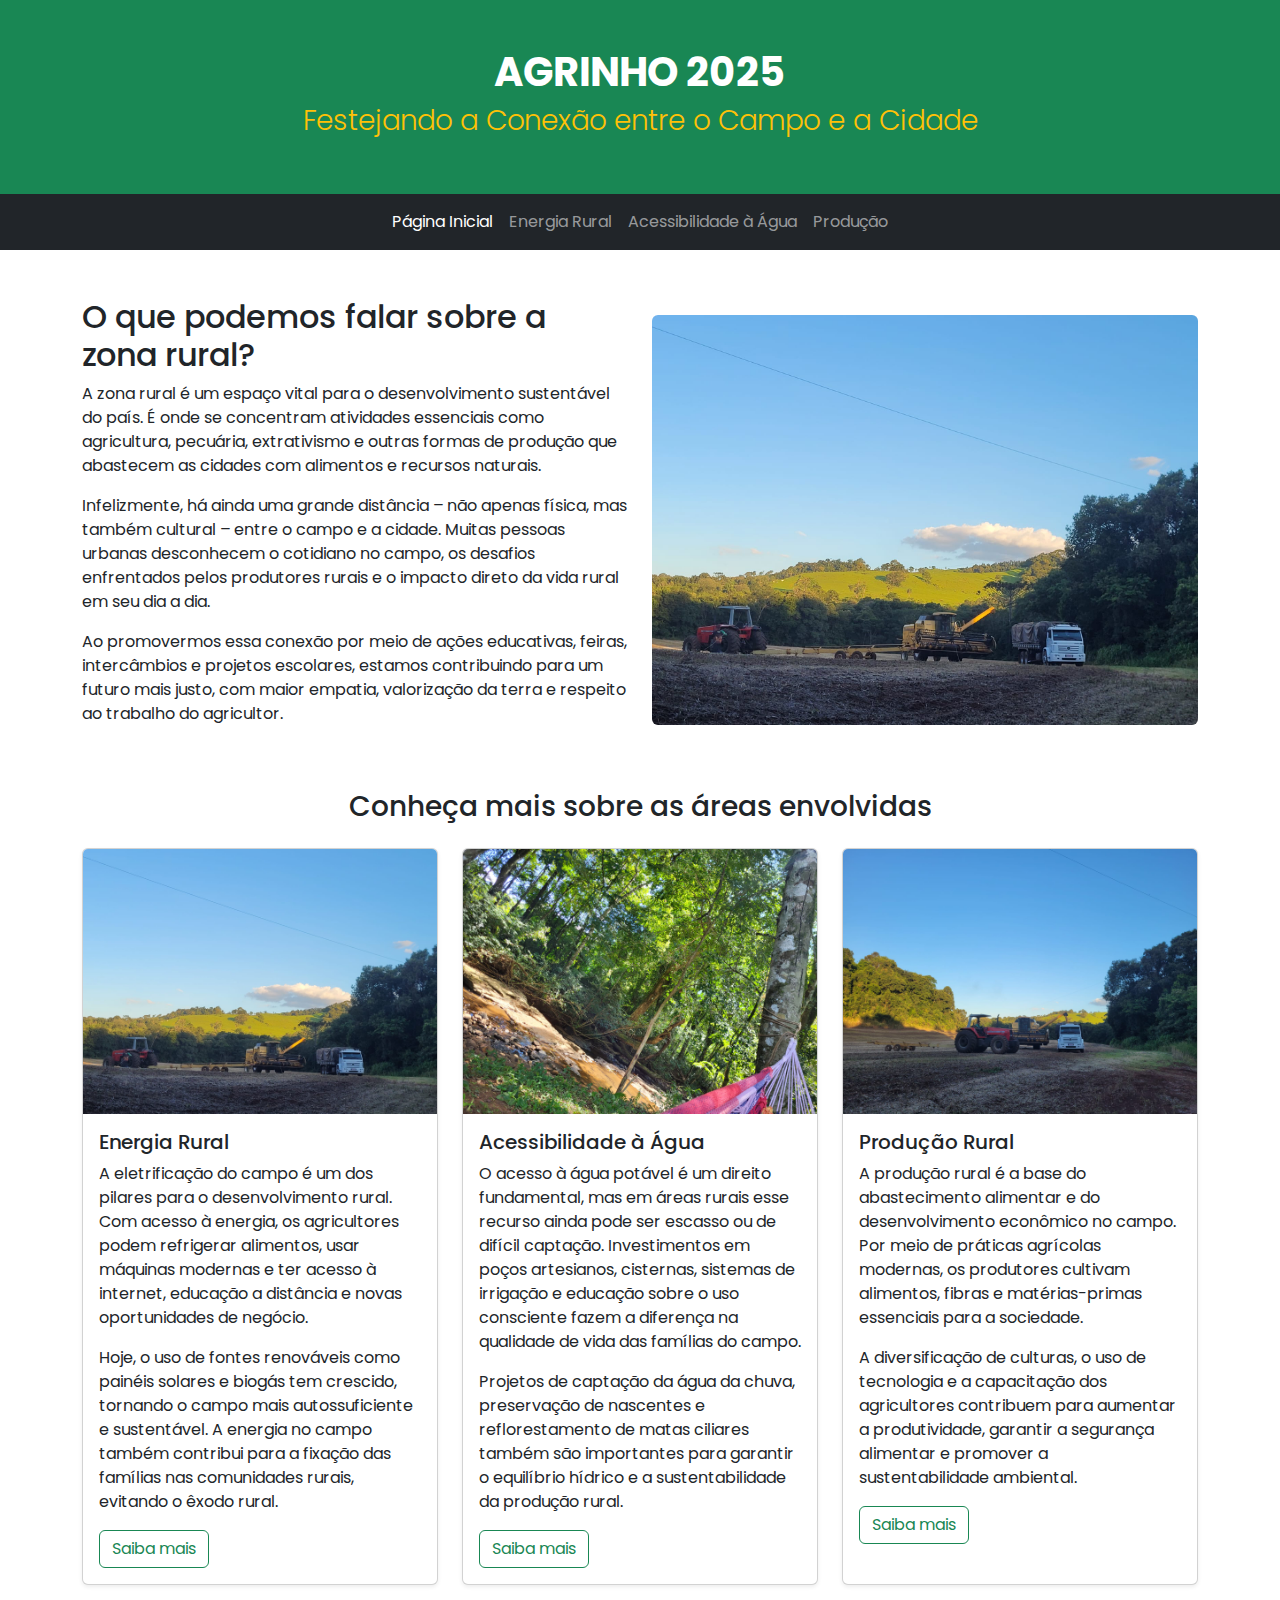
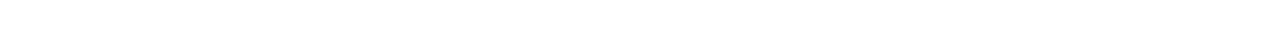
<file: index.html>
<!DOCTYPE html>
<html lang="pt-BR">

<head>
  <meta charset="UTF-8" />
  <meta name="viewport" content="width=device-width, initial-scale=1.0" />
  <title>Agrinho 2025</title>

  <!-- Google Fonts -->
  <link href="https://fonts.googleapis.com/css2?family=Poppins:wght@300;500;700&display=swap" rel="stylesheet">

  <!-- Bootstrap CSS -->
  <link href="https://cdn.jsdelivr.net/npm/bootstrap@5.3.5/dist/css/bootstrap.min.css" rel="stylesheet" />
  <style>
    body {
      font-family: 'Poppins', sans-serif;
    }
  </style>
</head>

<body>

  <!-- Cabeçalho -->
  <header class="bg-success text-white text-center py-5">
    <h1 class="fw-bold">AGRINHO 2025</h1>
    <h3 class="text-warning fw-light">Festejando a Conexão entre o Campo e a Cidade</h3>
  </header>

  <!-- Navbar -->
  <nav class="navbar navbar-expand-lg bg-dark navbar-dark">
    <div class="container">
      <button class="navbar-toggler" type="button" data-bs-toggle="collapse" data-bs-target="#navbarNav">
        <span class="navbar-toggler-icon"></span>
      </button>
      <div class="collapse navbar-collapse justify-content-center" id="navbarNav">
        <ul class="navbar-nav">
          <li class="nav-item"><a class="nav-link active" href="index.html">Página Inicial</a></li>
          <li class="nav-item"><a class="nav-link" href="energia.html">Energia Rural</a></li>
          <li class="nav-item"><a class="nav-link" href="agua.html">Acessibilidade à Água</a></li>
          <li class="nav-item"><a class="nav-link" href="producao.html">Produção</a></li>
        </ul>
      </div>
    </div>
  </nav>

  <!-- Introdução -->
  <section class="container py-5">
    <div class="row align-items-center">
      <div class="col-md-6">
        <h2>O que podemos falar sobre a zona rural?</h2>
        <p>A zona rural é um espaço vital para o desenvolvimento sustentável do país. É onde se concentram atividades essenciais como agricultura, pecuária, extrativismo e outras formas de produção que abastecem as cidades com alimentos e recursos naturais.</p>
        <p>Infelizmente, há ainda uma grande distância – não apenas física, mas também cultural – entre o campo e a cidade. Muitas pessoas urbanas desconhecem o cotidiano no campo, os desafios enfrentados pelos produtores rurais e o impacto direto da vida rural em seu dia a dia.</p>
        <p>Ao promovermos essa conexão por meio de ações educativas, feiras, intercâmbios e projetos escolares, estamos contribuindo para um futuro mais justo, com maior empatia, valorização da terra e respeito ao trabalho do agricultor.</p>
      </div>
      <div class="col-md-6 text-center">
        <img src="./assets/image/Trator, caminhão e colhetadeira.jpeg" class="img-fluid rounded" alt="Plantação representando agricultura">
      </div>
    </div>
  </section>

  <!-- Cards de Destaque -->
  <section class="container pb-5">
    <h3 class="text-center mb-4">Conheça mais sobre as áreas envolvidas</h3>
    <div class="row g-4 justify-content-center">
      <div class="col-md-4">
        <div class="card h-100 shadow-sm">
          <img src="./assets/image/Trator, caminhão e colhetadeira.jpeg" class="card-img-top" alt="Energia rural sustentável">
          <div class="card-body">
            <h5 class="card-title">Energia Rural</h5>
            <p class="card-text">A eletrificação do campo é um dos pilares para o desenvolvimento rural. Com acesso à energia, os agricultores podem refrigerar alimentos, usar máquinas modernas e ter acesso à internet, educação a distância e novas oportunidades de negócio.</p>
            <p class="card-text">Hoje, o uso de fontes renováveis como painéis solares e biogás tem crescido, tornando o campo mais autossuficiente e sustentável. A energia no campo também contribui para a fixação das famílias nas comunidades rurais, evitando o êxodo rural.</p>
            <a href="energia.html" class="btn btn-outline-success">Saiba mais</a>
          </div>
        </div>
      </div>
      <div class="col-md-4">
        <div class="card h-100 shadow-sm">
          <img src="./assets/image/rio (parte da rede).jpeg" class="card-img-top" alt="Acesso à água">
          <div class="card-body">
            <h5 class="card-title">Acessibilidade à Água</h5>
            <p class="card-text">O acesso à água potável é um direito fundamental, mas em áreas rurais esse recurso ainda pode ser escasso ou de difícil captação. Investimentos em poços artesianos, cisternas, sistemas de irrigação e educação sobre o uso consciente fazem a diferença na qualidade de vida das famílias do campo.</p>
            <p class="card-text">Projetos de captação da água da chuva, preservação de nascentes e reflorestamento de matas ciliares também são importantes para garantir o equilíbrio hídrico e a sustentabilidade da produção rural.</p>
            <a href="agua.html" class="btn btn-outline-success">Saiba mais</a>
          </div>
        </div>
      </div>
    
        
<div class="col-md-4">
            <div class="card h-100 shadow-sm">
              <img src="./assets/image/Trator, caminhão e colhetadeira mais perto.jpeg" class="card-img-top" alt="Produção agrícola no campo">
              <div class="card-body">
                <h5 class="card-title">Produção Rural</h5>
                <p class="card-text">A produção rural é a base do abastecimento alimentar e do desenvolvimento econômico no campo. Por meio de práticas agrícolas modernas, os produtores cultivam alimentos, fibras e matérias-primas essenciais para a sociedade.</p>
                <p class="card-text">A diversificação de culturas, o uso de tecnologia e a capacitação dos agricultores contribuem para aumentar a produtividade, garantir a segurança alimentar e promover a sustentabilidade ambiental.</p>
                <a href="producao.html" class="btn btn-outline-success">Saiba mais</a>
              </div>
            </div>
          </div>
</file>
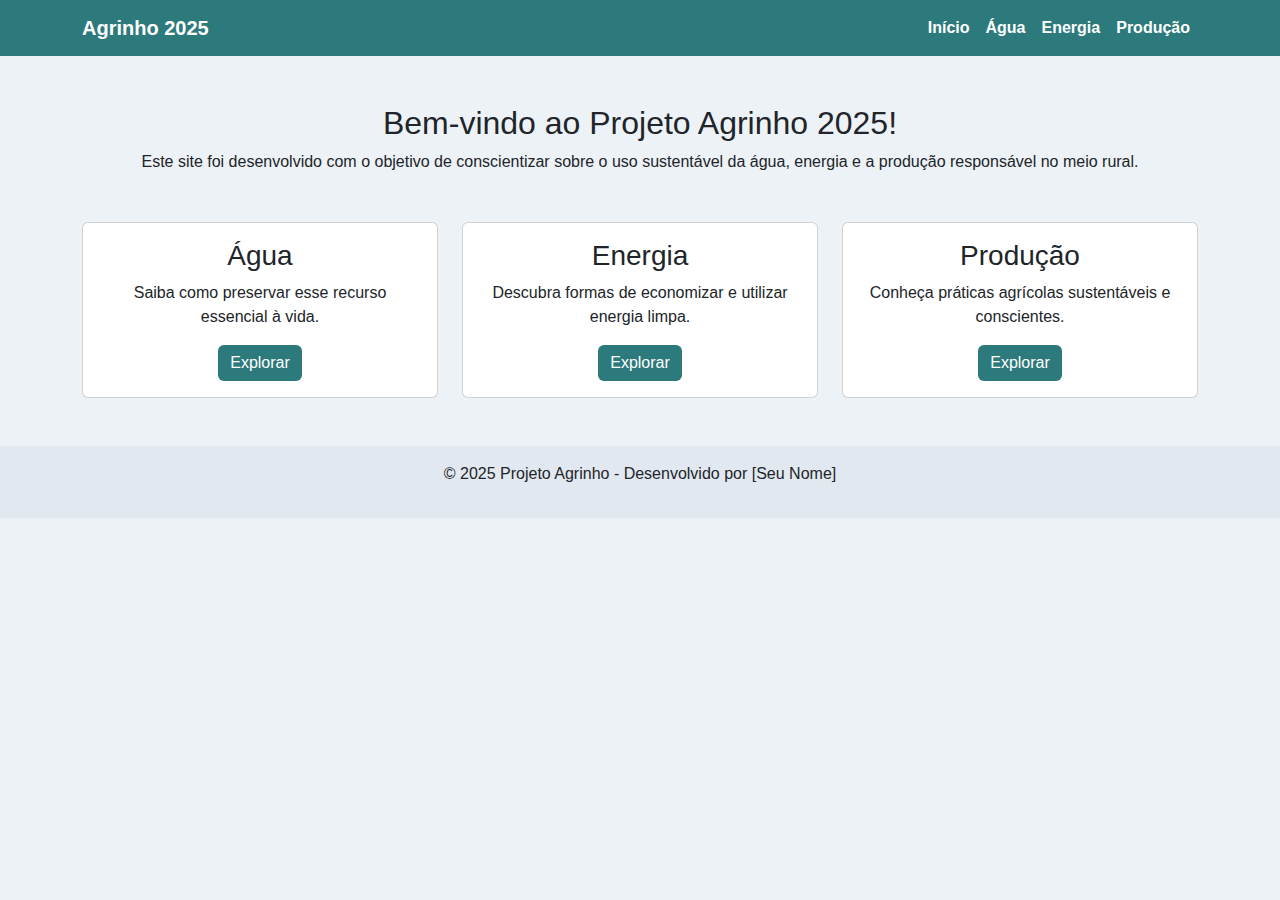
<file: Agrinho-2025-main/Agrinho-2025-main/index.html>
<!DOCTYPE html>
<html lang="pt-BR">
<head>
  <meta charset="UTF-8">
  <meta name="viewport" content="width=device-width, initial-scale=1.0">
  <title>Agrinho 2025</title>
  <link href="https://cdn.jsdelivr.net/npm/bootstrap@5.3.0/dist/css/bootstrap.min.css" rel="stylesheet">
  <link rel="stylesheet" href="style.css">
  <style>
    :root {
      --cor-primaria: #2c7a7b;
      --cor-secundaria: #edf2f7;
      --cor-hover: #319795;
    }

    body {
      background-color: var(--cor-secundaria);
      font-family: 'Segoe UI', Tahoma, Geneva, Verdana, sans-serif;
    }

    .navbar {
      background-color: var(--cor-primaria);
    }

    .navbar a {
      color: white !important;
      font-weight: bold;
    }

    .navbar a:hover {
      color: var(--cor-hover) !important;
    }

    .tema-card {
      transition: transform 0.3s;
    }

    .tema-card:hover {
      transform: scale(1.05);
    }

    .botao {
      background-color: var(--cor-primaria);
      color: white;
      border: none;
    }

    .botao:hover {
      background-color: var(--cor-hover);
    }

    footer {
      background-color: #e2e8f0;
      padding: 1rem;
    }
  </style>
</head>
<body>
  <nav class="navbar navbar-expand-lg navbar-dark">
    <div class="container">
      <a class="navbar-brand" href="#">Agrinho 2025</a>
      <button class="navbar-toggler" type="button" data-bs-toggle="collapse" data-bs-target="#navbarNav" aria-controls="navbarNav" aria-expanded="false" aria-label="Toggle navigation">
        <span class="navbar-toggler-icon"></span>
      </button>
      <div class="collapse navbar-collapse" id="navbarNav">
        <ul class="navbar-nav ms-auto">
          <li class="nav-item">
            <a class="nav-link active" aria-current="page" href="index.html">Início</a>
          </li>
          <li class="nav-item">
            <a class="nav-link" href="agua.html">Água</a>
          </li>
          <li class="nav-item">
            <a class="nav-link" href="energia.html">Energia</a>
          </li>
          <li class="nav-item">
            <a class="nav-link" href="producao.html">Produção</a>
          </li>
        </ul>
      </div>
    </div>
  </nav>

  <main class="container py-5">
    <section class="text-center mb-5">
      <h2>Bem-vindo ao Projeto Agrinho 2025!</h2>
      <p>Este site foi desenvolvido com o objetivo de conscientizar sobre o uso sustentável da água, energia e a produção responsável no meio rural.</p>
    </section>

    <section class="row g-4">
      <div class="col-md-4">
        <div class="card tema-card h-100">
          <div class="card-body text-center">
            <h3 class="card-title">Água</h3>
            <p class="card-text">Saiba como preservar esse recurso essencial à vida.</p>
            <a href="agua.html" class="btn botao">Explorar</a>
          </div>
        </div>
      </div>
      <div class="col-md-4">
        <div class="card tema-card h-100">
          <div class="card-body text-center">
            <h3 class="card-title">Energia</h3>
            <p class="card-text">Descubra formas de economizar e utilizar energia limpa.</p>
            <a href="energia.html" class="btn botao">Explorar</a>
          </div>
        </div>
      </div>
      <div class="col-md-4">
        <div class="card tema-card h-100">
          <div class="card-body text-center">
            <h3 class="card-title">Produção</h3>
            <p class="card-text">Conheça práticas agrícolas sustentáveis e conscientes.</p>
            <a href="producao.html" class="btn botao">Explorar</a>
          </div>
        </div>
      </div>
    </section>
  </main>

  <footer class="text-center">
    <p>&copy; 2025 Projeto Agrinho - Desenvolvido por [Seu Nome]</p>
  </footer>

  <script src="https://cdn.jsdelivr.net/npm/bootstrap@5.3.0/dist/js/bootstrap.bundle.min.js"></script>
</body>
</html>
</file>
<file: Agrinho-2025-main/Agrinho-2025-main/style.css>
body{
    padding: 0;
    margin: 0;
    font-family: Arial, Helvetica, sans-serif;
}

.cabecalho{
    color: white;
    background-color: black;
    text-align: center;
    padding: 30px;
}

.cabecalho h3{
    color: rgb(206, 206, 8);
}

p .alinha{
    text-align: right;
}
.img-agro{
    width: 300px;
}

.br-3{
    border-radius: 15px;
}

.img-card{
    max-height: 250px;
}

.img-slide{
    max-height: 400px;
}

.footer{
    background-color: black;
    color: white;
    text-align: center;
    padding: 5px;
}
</file>
